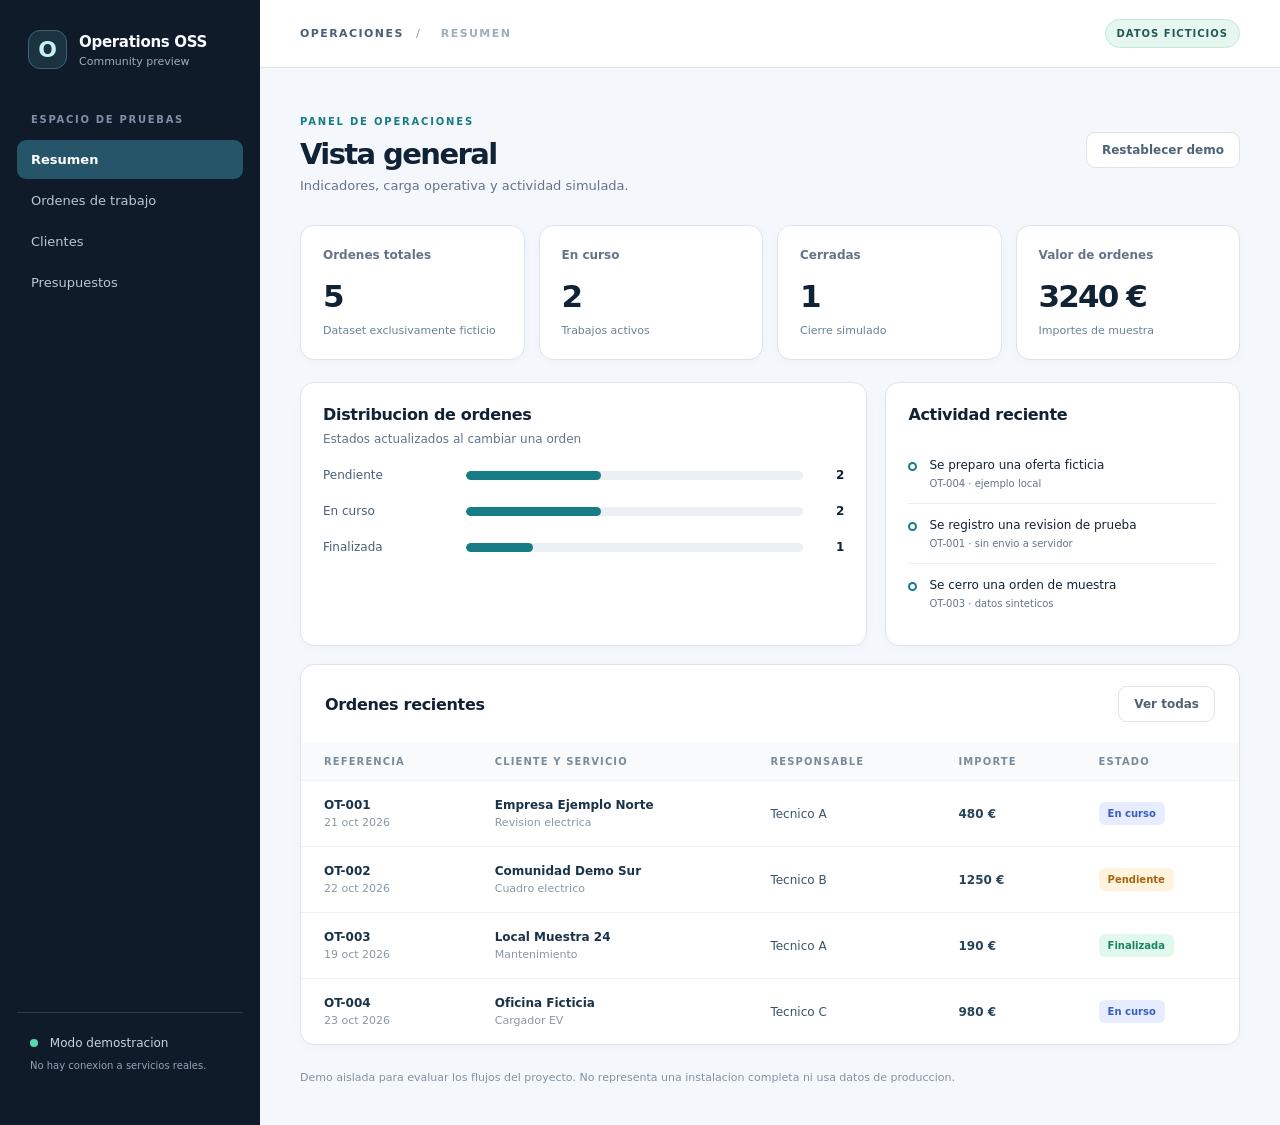
<file: demo/index.html>
<!doctype html>
<html lang="es">
<head>
  <meta charset="utf-8">
  <meta name="viewport" content="width=device-width, initial-scale=1">
  <meta name="robots" content="noindex,nofollow">
  <meta name="description" content="Demostracion autonoma de flujos operativos para una plataforma abierta de servicios tecnicos, sin datos reales.">
  <title>Operations OSS | Demo sin backend</title>
  <link rel="stylesheet" href="styles.css">
  <script src="app.js" defer></script>
</head>
<body>
  <div class="app">
    <aside class="sidebar">
      <div class="brand"><span class="brand-icon">O</span><div><strong>Operations OSS</strong><small>Community preview</small></div></div>
      <div class="nav-head">ESPACIO DE PRUEBAS</div>
      <nav aria-label="Navegacion principal">
        <button class="nav-item active" data-view="resumen" aria-current="page">Resumen</button>
        <button class="nav-item" data-view="ordenes">Ordenes de trabajo</button>
        <button class="nav-item" data-view="clientes">Clientes</button>
        <button class="nav-item" data-view="presupuestos">Presupuestos</button>
      </nav>
      <div class="sidebar-footer"><span class="status-dot"></span> Modo demostracion<br><small>No hay conexion a servicios reales.</small></div>
    </aside>
    <main class="main">
      <header class="topbar"><div class="breadcrumb">OPERACIONES <span>/</span> <span id="crumb">RESUMEN</span></div><div class="demo-pill">DATOS FICTICIOS</div></header>
      <div class="content">
        <div class="page-head"><div><p class="eyebrow">PANEL DE OPERACIONES</p><h1 id="heading">Vista general</h1><p class="subtitle" id="subtitle">Una muestra local e interactiva de gestion de servicios tecnicos.</p></div><button id="reset" class="reset" type="button">Restablecer demo</button></div>
        <div id="view" aria-live="polite"></div>
        <footer class="footer">Demo aislada para evaluar los flujos del proyecto. No representa una instalacion completa ni usa datos de produccion.</footer>
      </div>
    </main>
  </div>
</body>
</html>
</file>
<file: demo/styles.css>
:root{color-scheme:light;--bg:#f4f7fb;--ink:#102235;--muted:#63748b;--nav:#101b2a;--accent:#177c85;--line:#dce4ed;--card:#fff;--green:#18855f;--orange:#a86512;--blue:#375fbc;--red:#b34d43}*{box-sizing:border-box}body{margin:0;font-family:Inter,ui-sans-serif,system-ui,-apple-system,BlinkMacSystemFont,"Segoe UI",sans-serif;color:var(--ink);background:var(--bg)}button,select,input{font:inherit}button{cursor:pointer}.app{min-height:100vh;display:flex}.sidebar{width:260px;min-width:260px;background:var(--nav);color:#f8fcff;padding:28px 17px;display:flex;flex-direction:column}.brand{display:flex;align-items:center;gap:12px;padding:2px 11px 45px}.brand-icon{font-size:22px;font-weight:850;border:1px solid #3e6474;color:#c1f4f0;border-radius:12px;width:39px;height:39px;display:grid;place-items:center;background:#1b3341}.brand strong{font-size:15px;letter-spacing:-.02em}.brand small{display:block;color:#9cacbc;font-size:11px;margin-top:4px}.nav-head{font-size:10px;letter-spacing:.17em;color:#7f90a5;padding:0 14px 13px;font-weight:750}.nav-item{display:block;width:100%;text-align:left;border:0;color:#b8c7d7;background:transparent;padding:12px 14px;margin:2px 0;border-radius:9px;font-size:13px}.nav-item:hover,.nav-item:focus-visible{background:#20394a;color:#fff;outline:none}.nav-item.active{color:#fff;background:#26556a;font-weight:700}.sidebar-footer{font-size:12px;color:#c5d4df;padding:20px 13px;line-height:1.8;margin-top:auto;border-top:1px solid #2b3d4d}.sidebar-footer small{color:#8ca5b5}.status-dot{display:inline-block;width:8px;height:8px;background:#56d9ab;border-radius:50%;margin-right:8px}.main{flex:1;min-width:0}.topbar{background:white;border-bottom:1px solid var(--line);height:68px;display:flex;align-items:center;justify-content:space-between;padding:0 40px}.breadcrumb{font-size:11px;font-weight:800;letter-spacing:.13em;color:#486178}.breadcrumb span{color:#9bb0bc;margin:0 7px}.demo-pill{font-size:10px;letter-spacing:.1em;font-weight:800;color:#235a58;border:1px solid #c3e9db;background:#e5f7ef;border-radius:18px;padding:8px 11px}.content{max-width:1300px;margin:auto;padding:38px 40px}.page-head{display:flex;justify-content:space-between;align-items:center;gap:16px;margin-bottom:32px}.eyebrow{font-size:10px;letter-spacing:.18em;font-weight:850;color:var(--accent)}h1{font-size:29px;letter-spacing:-.055em;margin:8px 0 7px}.subtitle{color:var(--muted);font-size:13px;margin:0}.reset{border:1px solid var(--line);border-radius:9px;background:#fff;padding:10px 15px;color:#4d6477;font-size:12px;font-weight:650}.reset:hover{border-color:var(--accent);color:var(--accent)}.kpis{display:grid;grid-template-columns:repeat(4,minmax(0,1fr));gap:14px;margin-bottom:22px}.kpi,.panel{background:var(--card);border:1px solid var(--line);border-radius:14px;box-shadow:0 3px 12px rgba(30,55,83,.025)}.kpi{padding:22px}.kpi-label{font-size:12px;font-weight:600;color:var(--muted)}.kpi-num{margin:16px 0 10px;font-size:31px;letter-spacing:-.06em;font-weight:750}.kpi-note{font-size:11px;color:#6a8293}.split{display:grid;grid-template-columns:1.6fr 1fr;gap:18px}.panel{padding:22px;margin-bottom:18px}.panel h2{font-size:16px;margin:0 0 20px;letter-spacing:-.02em}.panel-sub{font-size:12px;color:var(--muted);margin-top:-12px;margin-bottom:16px}.bar-row{display:grid;grid-template-columns:128px 1fr 26px;align-items:center;gap:15px;margin:22px 0;font-size:12px}.bar-row span{color:#486078}.meter{background:#eaf0f4;border-radius:15px;height:9px;overflow:hidden}.fill{background:var(--accent);height:100%;border-radius:15px}.bar-row strong{text-align:right}.activity{list-style:none;margin:0;padding:0}.activity li{padding:14px 0;border-top:1px solid #edf0f3;font-size:12px;display:flex;gap:12px}.activity li:first-child{border-top:none}.bullet{height:9px;width:9px;margin-top:4px;border:2px solid var(--accent);border-radius:50%;flex:0 0 auto}.activity small{display:block;color:var(--muted);margin-top:6px}.table-panel{padding:0;overflow:hidden}.table-head{padding:21px 24px;display:flex;justify-content:space-between;gap:15px;align-items:center}.table-head h2{margin:0}.filter{border:1px solid var(--line);color:#486078;border-radius:8px;background:white;padding:9px 10px;font-size:12px}.table-wrap{overflow:auto}table{width:100%;border-collapse:collapse;min-width:670px}th{text-align:left;color:#7a8b9c;background:#f8fafc;font-size:10px;letter-spacing:.11em;text-transform:uppercase;padding:13px 23px;font-weight:750}td{padding:17px 23px;font-size:12px;border-top:1px solid #eef1f5;color:#39556a}td strong{color:#1a3349}.secondary-line{font-size:11px;color:#8998a5;display:block;margin-top:4px}.chip{display:inline-block;white-space:nowrap;border-radius:6px;padding:6px 9px;font-size:10px;font-weight:750}.chip.pendiente{background:#fff3de;color:var(--orange)}.chip.en_curso{background:#e7edff;color:var(--blue)}.chip.finalizada{background:#e1f8ed;color:var(--green)}.money{white-space:nowrap;font-weight:700;color:#27445a}.state-select{max-width:132px;border:1px solid var(--line);background:#fff;padding:8px;border-radius:7px;font-size:11px;color:#3b5366}.note{padding:13px 18px;border:1px solid #c4dfe6;border-radius:10px;color:#336072;background:#eaf7fb;font-size:12px;margin-bottom:18px}.empty{padding:24px;color:var(--muted);text-align:center}.footer{margin-top:25px;color:#8292a3;font-size:11px;line-height:1.5}@media(max-width:900px){.sidebar{width:180px;min-width:180px;padding:24px 8px}.brand{gap:8px}.brand strong{font-size:12px}.topbar{padding:0 20px}.content{padding:27px 20px}.kpis{grid-template-columns:repeat(2,minmax(0,1fr))}.split{grid-template-columns:1fr}}@media(max-width:600px){.app{display:block}.sidebar{width:100%;min-width:0;padding:11px 15px}.brand{padding:5px 0 10px}.sidebar .nav-head,.sidebar-footer{display:none}.sidebar nav{display:flex;overflow-x:auto;gap:5px}.nav-item{width:auto;flex:0 0 auto;font-size:11px;padding:8px}.topbar{height:56px;padding:0 15px}.demo-pill{font-size:9px}.content{padding:22px 14px}.page-head{align-items:flex-start}.page-head h1{font-size:25px}.reset{max-width:115px}.kpis{gap:9px}.kpi{padding:16px}.kpi-num{font-size:26px}.split{gap:5px}.bar-row{grid-template-columns:95px 1fr 20px;gap:8px}.panel{padding:18px}}
</file>
